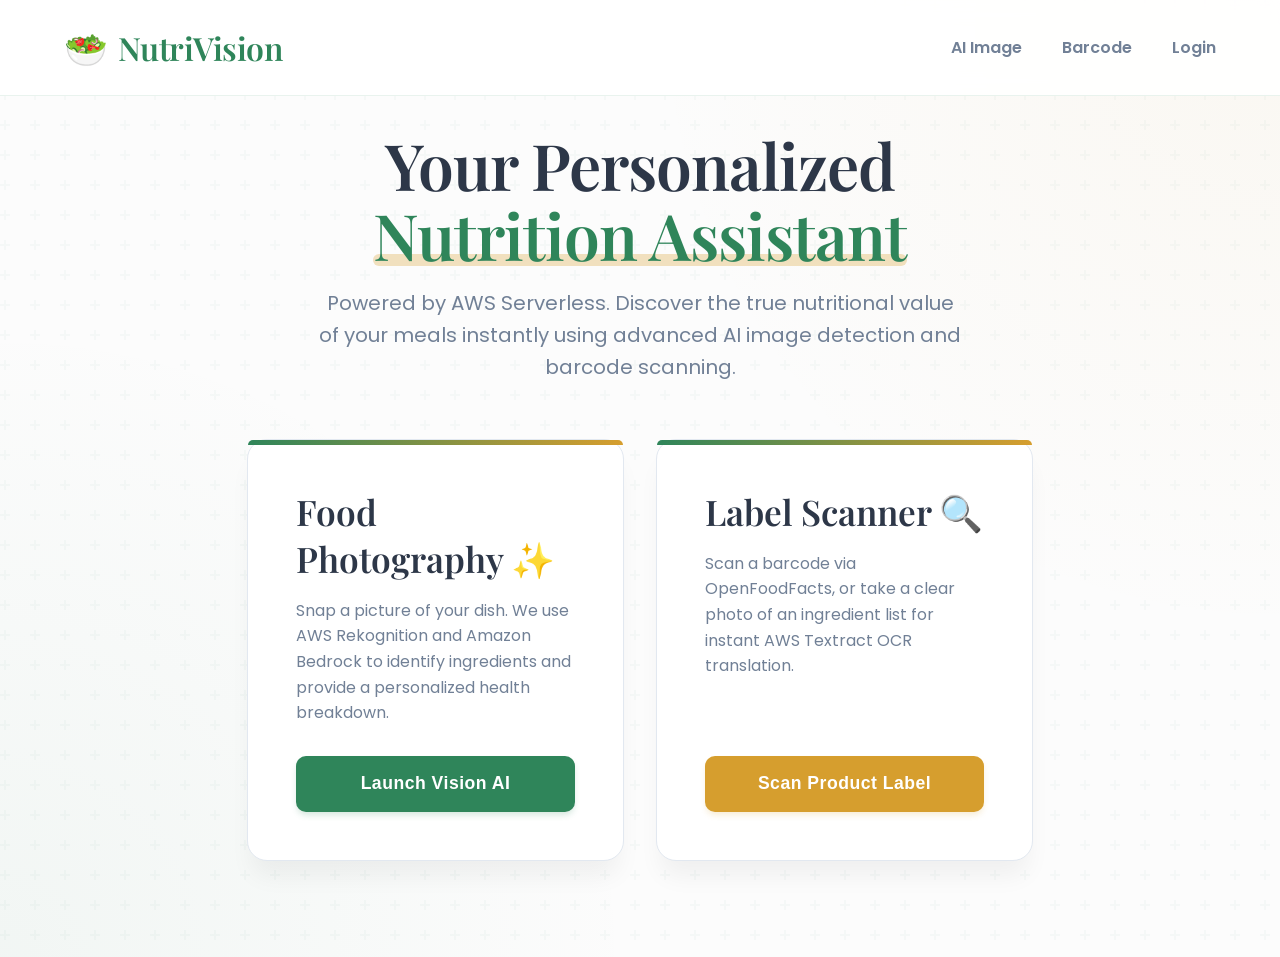
<file: nutrivision/frontend/index.html>
<!DOCTYPE html>
<html lang="en">

<head>
    <meta charset="UTF-8">
    <meta name="viewport" content="width=device-width, initial-scale=1.0">
    <title>NutriVision - Dashboard</title>
    <link rel="stylesheet" href="styles.css">
</head>

<body>
    <nav>
        <a href="index.html" class="brand">
            <span class="brand-icon">🥗</span> NutriVision
        </a>
        <div class="nav-links">
            <a href="analyze.html">AI Image</a>
            <a href="barcode.html">Barcode</a>
            <a href="login.html" id="authLink">Login</a>
        </div>
    </nav>

    <div class="container">
        <header>
            <h1>Your Personalized <br><span class="highlight">Nutrition Assistant</span></h1>
            <p>Powered by AWS Serverless. Discover the true nutritional value of your meals instantly using advanced AI
                image detection and barcode scanning.</p>
        </header>

        <main class="dashboard-grid">
            <div class="card" style="display: flex; flex-direction: column; justify-content: space-between;">
                <div>
                    <h2>Food Photography ✨</h2>
                    <p style="color: var(--text-muted); margin: 15px 0 30px; line-height: 1.6;">
                        Snap a picture of your dish. We use AWS Rekognition and Amazon Bedrock to identify ingredients
                        and provide a personalized health breakdown.
                    </p>
                </div>
                <a href="analyze.html" style="text-decoration: none;">
                    <button class="btn">Launch Vision AI</button>
                </a>
            </div>

            <div class="card" style="display: flex; flex-direction: column; justify-content: space-between;">
                <div>
                    <h2>Label Scanner 🔍</h2>
                    <p style="color: var(--text-muted); margin: 15px 0 30px; line-height: 1.6;">
                        Scan a barcode via OpenFoodFacts, or take a clear photo of an ingredient list for instant AWS
                        Textract OCR translation.
                    </p>
                </div>
                <a href="barcode.html" style="text-decoration: none;">
                    <button class="btn btn-secondary">Scan Product Label</button>
                </a>
            </div>
        </main>
    </div>

    <script>
        document.addEventListener('DOMContentLoaded', () => {
            const token = localStorage.getItem('nutrivision_token');
            if (token) {
                document.getElementById('authLink').textContent = 'Profile';
                document.getElementById('authLink').href = 'profile.html';
            }
        });
    </script>
</body>

</html>
</file>
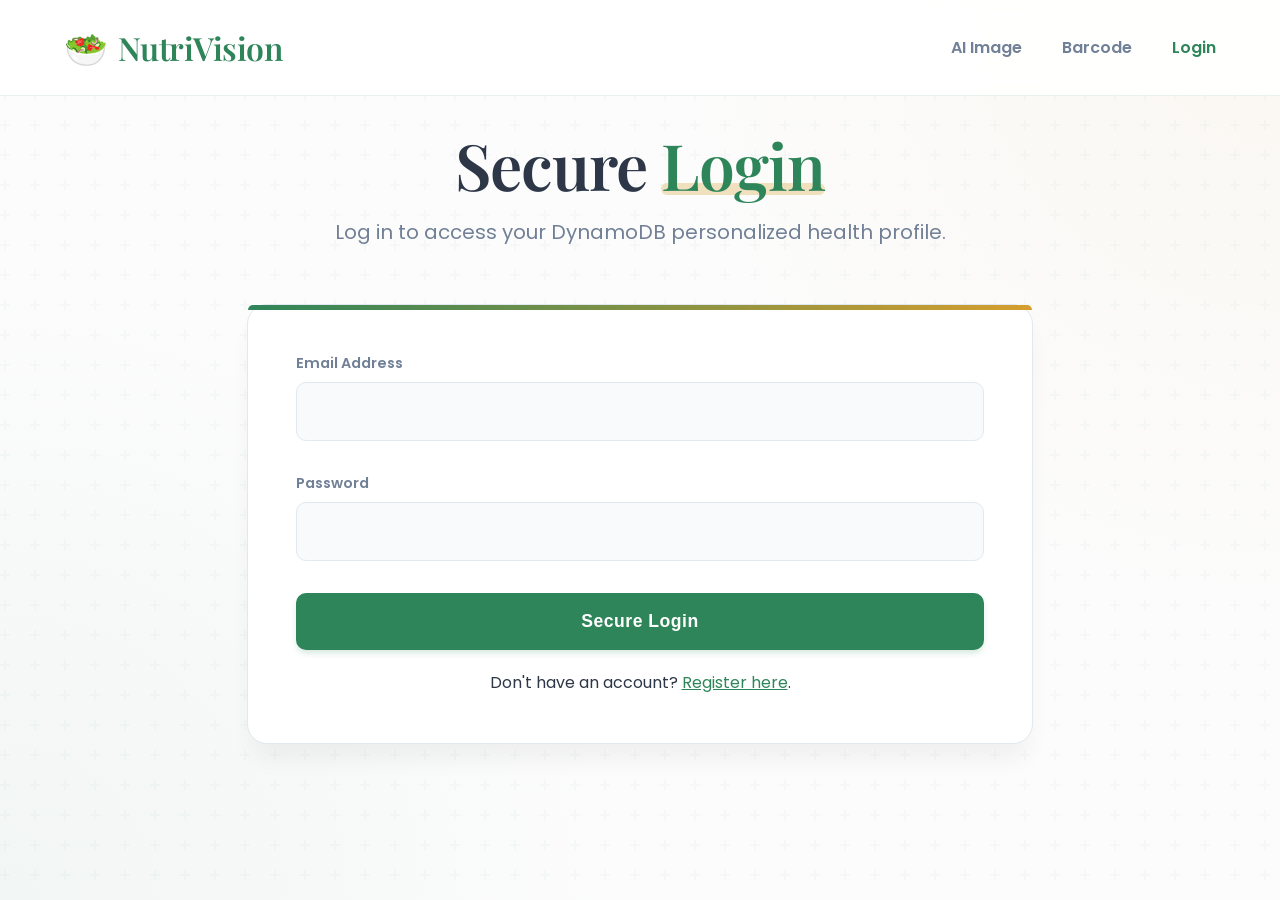
<file: nutrivision/frontend/login.html>
<!DOCTYPE html>
<html lang="en">

<head>
    <meta charset="UTF-8">
    <title>NutriVision - Login</title>
    <link rel="stylesheet" href="styles.css">
    <script src="config.js"></script>
</head>

<body>
    <nav>
        <a href="index.html" class="brand">
            <span class="brand-icon">🥗</span> NutriVision
        </a>
        <div class="nav-links">
            <a href="analyze.html">AI Image</a>
            <a href="barcode.html">Barcode</a>
            <a href="login.html" class="active">Login</a>
        </div>
    </nav>

    <div class="container">
        <header>
            <h1>Secure <span class="highlight">Login</span></h1>
            <p>Log in to access your DynamoDB personalized health profile.</p>
        </header>

        <main>
            <div class="card">
                <form id="loginForm">
                    <div class="form-group">
                        <label>Email Address</label>
                        <input type="email" id="email" class="form-control" required />
                    </div>
                    <div class="form-group">
                        <label>Password</label>
                        <input type="password" id="password" class="form-control" required />
                    </div>
                    <button type="submit" class="btn" id="loginBtn">Secure Login</button>

                    <p style="text-align: center; margin-top: 20px;">
                        Don't have an account? <a href="register.html" style="color: var(--primary-color);">Register
                            here</a>.
                    </p>
                </form>
            </div>

            <div id="errorState" class="error-state hidden" style="margin-top: 20px;"></div>
        </main>
    </div>

    <script>
        document.getElementById('loginForm').addEventListener('submit', async (e) => {
            e.preventDefault();
            const btn = document.getElementById('loginBtn');
            const errorState = document.getElementById('errorState');
            btn.disabled = true;
            btn.textContent = "Authenticating...";

            try {
                const response = await fetch(`${window.CONFIG.API_BASE_URL}/login`, {
                    method: 'POST',
                    headers: { 'Content-Type': 'application/json' },
                    body: JSON.stringify({
                        email: document.getElementById('email').value,
                        password: document.getElementById('password').value
                    })
                });

                const data = await response.json();
                if (!response.ok) throw new Error(data.detail);

                // Store JWT and navigate home
                localStorage.setItem('nutrivision_token', data.access_token);
                // In a real app we would decode the JWT to get the user_id, 
                // for MVP we can extract it or modify backend to return it.
                window.location.href = 'index.html';
            } catch (error) {
                errorState.classList.remove('hidden');
                errorState.innerHTML = `<p>${error.message}</p>`;
            } finally {
                btn.disabled = false;
                btn.textContent = "Secure Login";
            }
        });
    </script>
</body>

</html>
</file>
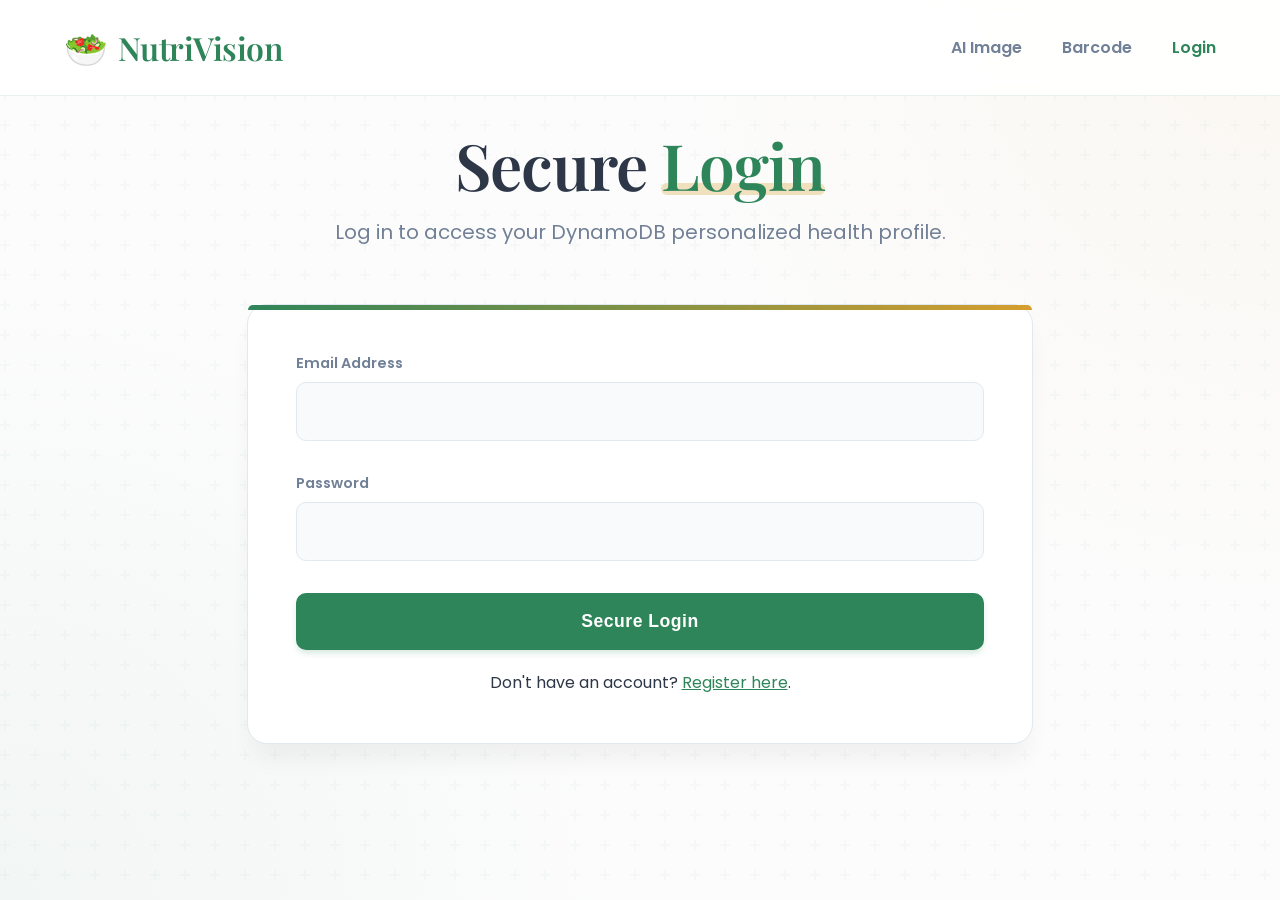
<file: nutrivision/frontend/profile.html>
<!DOCTYPE html>
<html lang="en">

<head>
    <meta charset="UTF-8">
    <title>NutriVision - Profile</title>
    <link rel="stylesheet" href="styles.css">
</head>

<body>
    <nav>
        <a href="index.html" class="brand">
            <span class="brand-icon">🥗</span> NutriVision
        </a>
        <div class="nav-links">
            <a href="analyze.html">AI Image</a>
            <a href="barcode.html">Barcode</a>
            <a href="#" class="active" id="logoutBtn">Logout</a>
        </div>
    </nav>

    <div class="container">
        <header>
            <h1>Your Profile <span class="highlight">Status</span></h1>
            <p>You are authenticated. When you perform an Analysis, your stored diet goals and conditions will guide
                Bedrock's insights.</p>
        </header>

        <main>
            <div class="card" style="text-align: center;">
                <h2>Welcome back!</h2>
                <p style="margin-top: 20px; color: var(--text-muted);">You are actively logged in with a JWT token.</p>
                <p style="margin-top: 10px; color: var(--text-muted);">DynamoDB is storing your preferences to
                    personalize your nutrition reports.</p>

                <div style="margin-top: 30px;">
                    <a href="analyze.html"><button class="btn" style="margin-bottom: 10px;">Test Image
                            Analysis</button></a>
                    <a href="barcode.html"><button class="btn" style="background-color: #3b82f6;">Test Barcode
                            Analysis</button></a>
                </div>
            </div>
        </main>
    </div>

    <script>
        // Very basic MVP profile logic
        document.addEventListener('DOMContentLoaded', () => {
            const token = localStorage.getItem('nutrivision_token');
            if (!token) {
                window.location.href = 'login.html';
            }
        });

        document.getElementById('logoutBtn').addEventListener('click', (e) => {
            e.preventDefault();
            localStorage.removeItem('nutrivision_token');
            window.location.href = 'index.html';
        });
    </script>
</body>

</html>
</file>
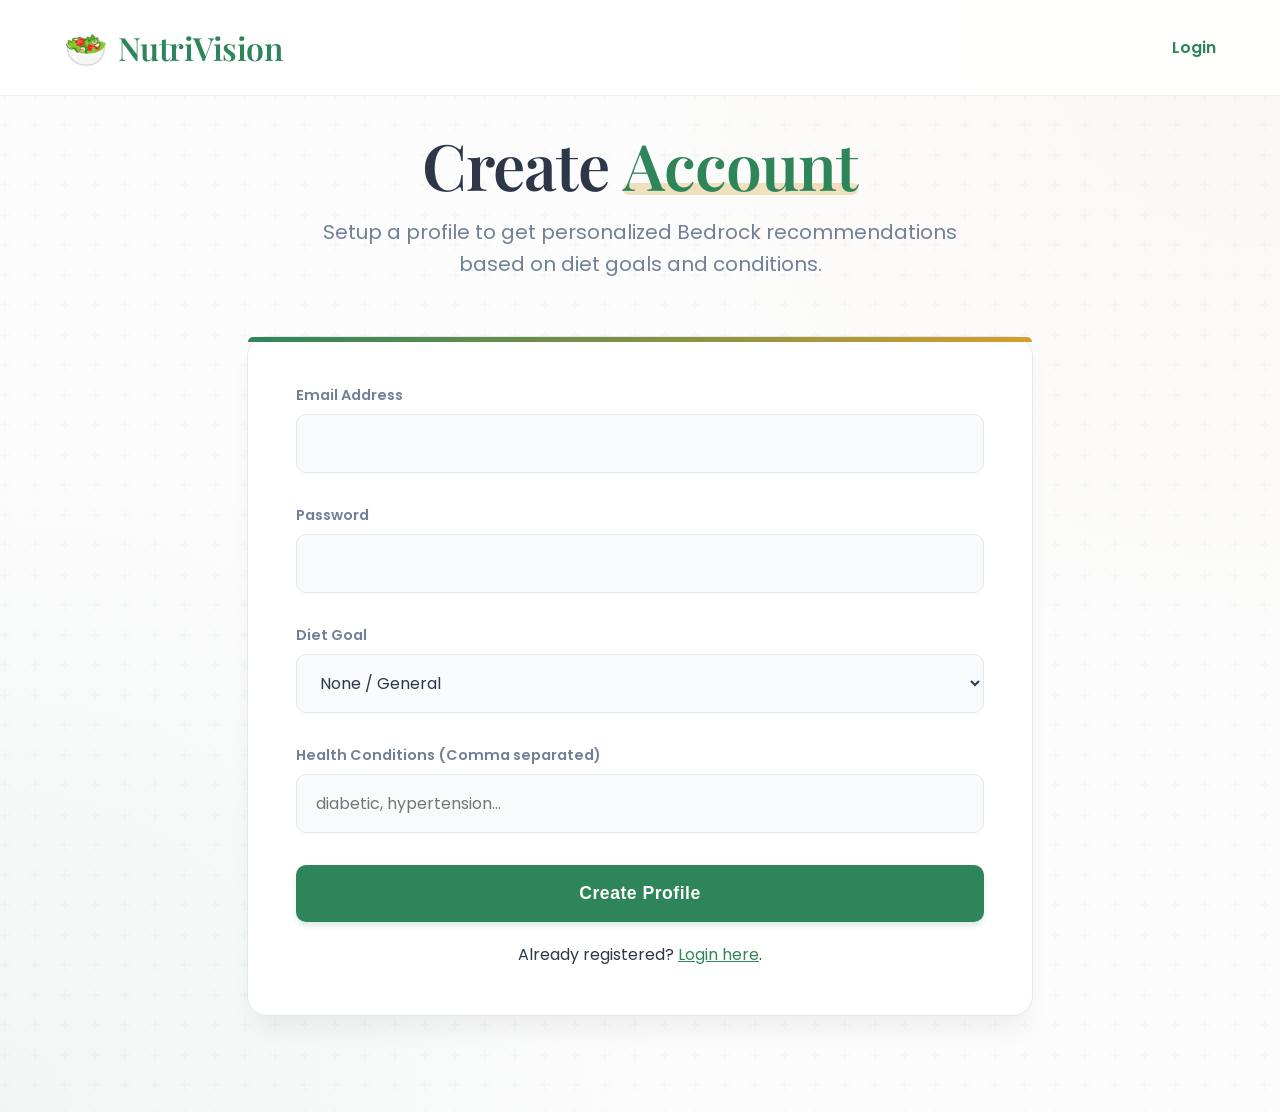
<file: nutrivision/frontend/register.html>
<!DOCTYPE html>
<html lang="en">

<head>
    <meta charset="UTF-8">
    <title>NutriVision - Register</title>
    <link rel="stylesheet" href="styles.css">
    <script src="config.js"></script>
</head>

<body>
    <nav>
        <a href="index.html" class="brand">
            <span class="brand-icon">🥗</span> NutriVision
        </a>
        <div class="nav-links">
            <a href="login.html" class="active">Login</a>
        </div>
    </nav>

    <div class="container">
        <header>
            <h1>Create <span class="highlight">Account</span></h1>
            <p>Setup a profile to get personalized Bedrock recommendations based on diet goals and conditions.</p>
        </header>

        <main>
            <div class="card">
                <form id="registerForm">
                    <div class="form-group">
                        <label>Email Address</label>
                        <input type="email" id="email" class="form-control" required />
                    </div>
                    <div class="form-group">
                        <label>Password</label>
                        <input type="password" id="password" class="form-control" required />
                    </div>

                    <div class="form-group">
                        <label>Diet Goal</label>
                        <select id="dietGoal" class="form-control">
                            <option value="">None / General</option>
                            <option value="Weight Loss">Weight Loss</option>
                            <option value="Muscle Gain">Muscle Gain</option>
                            <option value="Keto">Keto</option>
                        </select>
                    </div>

                    <div class="form-group">
                        <label>Health Conditions (Comma separated)</label>
                        <input type="text" id="conditions" class="form-control"
                            placeholder="diabetic, hypertension..." />
                    </div>

                    <button type="submit" class="btn" id="registerBtn">Create Profile</button>

                    <p style="text-align: center; margin-top: 20px;">
                        Already registered? <a href="login.html" style="color: var(--primary-color);">Login here</a>.
                    </p>
                </form>
            </div>

            <div id="errorState" class="error-state hidden" style="margin-top: 20px;"></div>
            <div id="successState" class="card hidden"
                style="background-color: rgba(16, 185, 129, 0.1); border-color: var(--primary-color);">
                <h3 style="color: var(--primary-color);">Profile Created in DynamoDB!</h3>
                <p style="margin-top: 10px;">Please <a href="login.html"
                        style="color: var(--text-main); font-weight: bold;">Login now</a>.</p>
            </div>
        </main>
    </div>

    <script>
        document.getElementById('registerForm').addEventListener('submit', async (e) => {
            e.preventDefault();
            const btn = document.getElementById('registerBtn');
            const errorState = document.getElementById('errorState');
            btn.disabled = true;

            const condString = document.getElementById('conditions').value;
            const conditions = condString ? condString.split(',').map(s => s.trim()) : [];

            try {
                const response = await fetch(`${window.CONFIG.API_BASE_URL}/register`, {
                    method: 'POST',
                    headers: { 'Content-Type': 'application/json' },
                    body: JSON.stringify({
                        email: document.getElementById('email').value,
                        password: document.getElementById('password').value,
                        diet_goal: document.getElementById('dietGoal').value || null,
                        health_conditions: conditions
                    })
                });

                const data = await response.json();
                if (!response.ok) throw new Error(data.detail);

                document.getElementById('registerForm').classList.add('hidden');
                document.getElementById('successState').classList.remove('hidden');
            } catch (error) {
                errorState.classList.remove('hidden');
                errorState.innerHTML = `<p>${error.message}</p>`;
                btn.disabled = false;
            }
        });
    </script>
</body>

</html>
</file>
<file: nutrivision/frontend/styles.css>
@import url('https://fonts.googleapis.com/css2?family=Poppins:wght@300;400;600;700;800&family=Playfair+Display:ital,wght@0,600;1,600&display=swap');

:root {
    --bg-color: #fcfcfc;
    --paper-bg: #ffffff;
    --primary-color: #2F855A;
    /* Rich Leaf Green */
    --primary-hover: #276749;
    --accent-color: #D69E2E;
    /* Warm Honey/Citrus */
    --text-main: #2D3748;
    --text-muted: #718096;
    --border-color: #E2E8F0;
    --shadow-soft: 0 10px 40px -10px rgba(47, 133, 90, 0.15);
    --shadow-hard: 0 20px 25px -5px rgba(0, 0, 0, 0.05);
}

* {
    box-sizing: border-box;
    margin: 0;
    padding: 0;
}

body {
    font-family: 'Poppins', sans-serif;
    background-color: var(--bg-color);
    color: var(--text-main);
    display: flex;
    flex-direction: column;
    align-items: center;
    min-height: 100vh;
    overflow-x: hidden;

    /* Organic, appetizing background */
    background-image:
        radial-gradient(circle at top right, rgba(214, 158, 46, 0.05) 0%, transparent 40%),
        radial-gradient(circle at bottom left, rgba(47, 133, 90, 0.05) 0%, transparent 40%),
        url("data:image/svg+xml,%3Csvg width='60' height='60' viewBox='0 0 60 60' xmlns='http://www.w3.org/2000/svg'%3E%3Cg fill='none' fill-rule='evenodd'%3E%3Cg fill='%232f855a' fill-opacity='0.03'%3E%3Cpath d='M36 34v-4h-2v4h-4v2h4v4h2v-4h4v-2h-4zm0-30V0h-2v4h-4v2h4v4h2V6h4V4h-4zM6 34v-4H4v4H0v2h4v4h2v-4h4v-2H6zM6 4V0H4v4H0v2h4v4h2V6h4V4H6z'/%3E%3C/g%3E%3C/g%3E%3C/svg%3E");
}

/* Elegant, welcoming Nav */
nav {
    width: 100%;
    padding: 1.5rem 4rem;
    display: flex;
    justify-content: space-between;
    align-items: center;
    background: rgba(255, 255, 255, 0.9);
    backdrop-filter: blur(10px);
    -webkit-backdrop-filter: blur(10px);
    border-bottom: 1px solid rgba(47, 133, 90, 0.1);
    position: fixed;
    top: 0;
    z-index: 100;
}

.brand {
    font-family: 'Playfair Display', serif;
    font-weight: 600;
    font-size: 2rem;
    color: var(--primary-color);
    text-decoration: none;
    letter-spacing: -0.5px;
    display: flex;
    align-items: center;
    gap: 10px;
}

.brand-icon {
    font-size: 2.2rem;
}

.nav-links {
    display: flex;
    gap: 2.5rem;
}

.nav-links a {
    color: var(--text-muted);
    text-decoration: none;
    font-weight: 600;
    font-size: 1rem;
    transition: color 0.2s ease;
}

.nav-links a:hover,
.nav-links a.active {
    color: var(--primary-color);
}

.container {
    width: 100%;
    max-width: 850px;
    margin-top: 130px;
    padding: 0 2rem 4rem;
}

/* Beautiful, appetizing header */
header {
    text-align: center;
    margin-bottom: 3.5rem;
}

h1 {
    font-family: 'Playfair Display', serif;
    font-size: 4rem;
    font-weight: 600;
    line-height: 1.1;
    margin-bottom: 1rem;
    color: var(--text-main);
    letter-spacing: -1px;
}

/* Highlighted word style */
.highlight {
    color: var(--primary-color);
    position: relative;
    display: inline-block;
}

.highlight::after {
    content: '';
    position: absolute;
    bottom: 5px;
    left: 0;
    width: 100%;
    height: 12px;
    background-color: rgba(214, 158, 46, 0.3);
    z-index: -1;
    border-radius: 6px;
}

header p {
    color: var(--text-muted);
    font-size: 1.25rem;
    font-weight: 400;
    max-width: 650px;
    margin: 0 auto;
    line-height: 1.6;
}

/* Soft, natural cards */
.card {
    background: var(--paper-bg);
    border-radius: 20px;
    padding: 3rem;
    border: 1px solid var(--border-color);
    margin-bottom: 2rem;
    box-shadow: var(--shadow-hard);
    position: relative;
}

/* A slight green top border for brand identity */
.card::before {
    content: '';
    position: absolute;
    top: 0;
    left: 0;
    right: 0;
    height: 5px;
    background: linear-gradient(90deg, var(--primary-color), var(--accent-color));
    border-radius: 20px 20px 0 0;
}

.card h2 {
    font-family: 'Playfair Display', serif;
    font-size: 2.2rem;
    font-weight: 600;
    margin-bottom: 1rem;
    color: var(--text-main);
}

/* Inputs & Forms */
.form-group {
    margin-bottom: 2rem;
    text-align: left;
}

.form-group label {
    display: block;
    margin-bottom: 0.5rem;
    color: var(--text-muted);
    font-weight: 600;
    font-size: 0.9rem;
}

.form-control {
    width: 100%;
    padding: 1rem 1.2rem;
    border-radius: 10px;
    border: 1px solid var(--border-color);
    background: #f8fafc;
    color: var(--text-main);
    font-size: 1rem;
    font-family: inherit;
    transition: all 0.2s ease;
}

.form-control:focus {
    outline: none;
    border-color: var(--primary-color);
    background: #ffffff;
    box-shadow: 0 0 0 4px rgba(47, 133, 90, 0.1);
}

/* File Upload - Friendly, large area */
.file-input-wrapper {
    position: relative;
    display: flex;
    justify-content: center;
    margin-bottom: 2rem;
}

input[type="file"] {
    position: absolute;
    left: 0;
    top: 0;
    opacity: 0;
    width: 100%;
    height: 100%;
    cursor: pointer;
    z-index: 10;
}

#fileLabel {
    display: flex;
    flex-direction: column;
    align-items: center;
    justify-content: center;
    gap: 15px;
    padding: 3rem 2rem;
    background: #f8fafc;
    border: 2px dashed #cbd5e1;
    border-radius: 16px;
    color: var(--text-muted);
    font-weight: 600;
    font-size: 1.1rem;
    width: 100%;
    text-align: center;
    transition: all 0.2s ease;
}

#fileLabel .icon {
    font-size: 3rem;
}

.file-input-wrapper:hover #fileLabel {
    border-color: var(--primary-color);
    background: #f0fdf4;
    color: var(--primary-color);
}

#imagePreviewContainer {
    margin-bottom: 2rem;
    text-align: center;
    border-radius: 16px;
    overflow: hidden;
    position: relative;
    box-shadow: var(--shadow-soft);
}

#imagePreview {
    max-width: 100%;
    max-height: 400px;
    width: 100%;
    object-fit: cover;
    display: block;
    border-radius: 16px;
}

/* Warm, inviting buttons */
.btn {
    width: 100%;
    padding: 1.1rem;
    background-color: var(--primary-color);
    color: white;
    border: none;
    border-radius: 10px;
    font-size: 1.1rem;
    font-weight: 600;
    letter-spacing: 0.5px;
    cursor: pointer;
    transition: all 0.2s ease;
    box-shadow: 0 4px 6px -1px rgba(47, 133, 90, 0.2);
}

.btn:hover:not(:disabled) {
    background-color: var(--primary-hover);
    transform: translateY(-2px);
    box-shadow: 0 10px 15px -3px rgba(47, 133, 90, 0.3);
}

.btn:disabled {
    background: #e2e8f0;
    color: #94a3b8;
    cursor: not-allowed;
    box-shadow: none;
}

/* Secondary Button */
.btn-secondary {
    background-color: var(--accent-color);
    box-shadow: 0 4px 6px -1px rgba(214, 158, 46, 0.2);
}

.btn-secondary:hover:not(:disabled) {
    background-color: #B7791F;
    box-shadow: 0 10px 15px -3px rgba(214, 158, 46, 0.3);
}

/* Loaders & Results */
.loading-state {
    text-align: center;
    padding: 3rem 2rem;
}

.spinner {
    width: 50px;
    height: 50px;
    border-radius: 50%;
    border: 4px solid #f1f5f9;
    border-top-color: var(--primary-color);
    animation: spin 1s linear infinite;
    margin: 0 auto 1.5rem;
}

@keyframes spin {
    0% {
        transform: rotate(0deg);
    }

    100% {
        transform: rotate(360deg);
    }
}

pre {
    background: #f8fafc;
    padding: 1.5rem;
    border-radius: 10px;
    overflow-x: auto;
    font-size: 0.95rem;
    color: #334155;
    border: 1px solid #e2e8f0;
    line-height: 1.6;
}

.error-state {
    border-color: #fca5a5;
    background: #fef2f2;
}

.error-state p {
    color: #dc2626;
    font-weight: 600;
}

.hidden {
    display: none !important;
}

/* Dashboard Grid */
.dashboard-grid {
    display: grid;
    grid-template-columns: 1fr 1fr;
    gap: 2rem;
    margin-top: 1rem;
}

@media (max-width: 768px) {
    h1 {
        font-size: 3rem;
    }

    nav {
        padding: 1rem 2rem;
    }

    .nav-links {
        display: none;
    }

    .dashboard-grid {
        grid-template-columns: 1fr;
    }
}

/* --- Nutrition Dashboard Styles --- */
.nutrition-card{
    background:white;
    padding:30px;
    border-radius:18px;
    box-shadow:0 20px 40px rgba(0,0,0,0.08);
}

.food-title{
    font-size:30px;
    margin-bottom:25px;
    color:#2F855A;
}

.macro-grid{
    display:grid;
    grid-template-columns:repeat(4,1fr);
    gap:15px;
    margin-bottom:30px;
}

.macro-card{
    background:#F0FDF4;
    padding:18px;
    border-radius:12px;
    text-align:center;
}

.macro-card h4{
    font-size:14px;
    color:#666;
}

.macro-card p{
    font-size:22px;
    font-weight:bold;
}

.macro-card span{
    font-size:12px;
    color:#888;
}

.health-score{
    margin:25px 0;
    font-weight:bold;
}

.score{
    background:#2F855A;
    color:white;
    padding:8px 14px;
    border-radius:10px;
    display:inline-block;
}

.nutrition-section{
    margin-top:20px;
    text-align:left;
}

.nutrition-section h3 {
    font-size: 1.2rem;
    color: var(--text-main);
    margin-bottom: 8px;
    border-bottom: 2px solid #f0fdf4;
    padding-bottom: 5px;
}


.nutrition-section ul{
    margin-top:10px;
    padding-left:20px;
    color: var(--text-main);
}

.nutrition-section li {
    margin-bottom: 5px;
}

.image-result img{
    width:100%;
    max-width: 600px;
    border-radius:16px;
    margin-bottom:20px;
    box-shadow: var(--shadow-soft);
}

/* --- OCR Label Results Styles --- */
.ocr-results-container {
    padding-top: 20px;
    margin-top: 25px;
    border-top: 1px dashed var(--border-color);
}

/* --- Ingredient Breakdown Styles --- */
.ingredient-analysis-list {
    display: flex;
    flex-direction: column;
    gap: 15px;
}

.ingredient-analysis-card {
    background: #f8fafc;
    border: 1px solid var(--border-color);
    border-radius: 12px;
    padding: 16px;
    transition: transform 0.2s ease;
}

.ingredient-analysis-card:hover {
    transform: translateY(-2px);
    box-shadow: 0 4px 12px rgba(0,0,0,0.05);
}

.ingredient-header {
    display: flex;
    justify-content: space-between;
    align-items: center;
    margin-bottom: 8px;
}

.ingredient-header strong {
    font-size: 1.05rem;
    color: var(--text-main);
    text-transform: capitalize;
}

.ingredient-badge {
    padding: 4px 10px;
    border-radius: 20px;
    font-size: 0.8rem;
    font-weight: 700;
    text-transform: uppercase;
    letter-spacing: 0.5px;
    display: flex;
    align-items: center;
    gap: 5px;
}

.badge-good {
    background-color: #dcfce7;
    color: #166534;
    border: 1px solid #bbf7d0;
}

.badge-bad {
    background-color: #fee2e2;
    color: #991b1b;
    border: 1px solid #fecaca;
}

.ingredient-reason {
    font-size: 0.9rem;
    color: var(--text-muted);
    line-height: 1.5;
}

.ai-warning {
    background: #FFFAF0;
    border-left: 4px solid #F6AD55;
    color: #9C4221;
    padding: 12px 18px;
    border-radius: 6px;
    font-size: 0.95rem;
    margin-top: 20px;
    line-height: 1.5;
}
</file>
